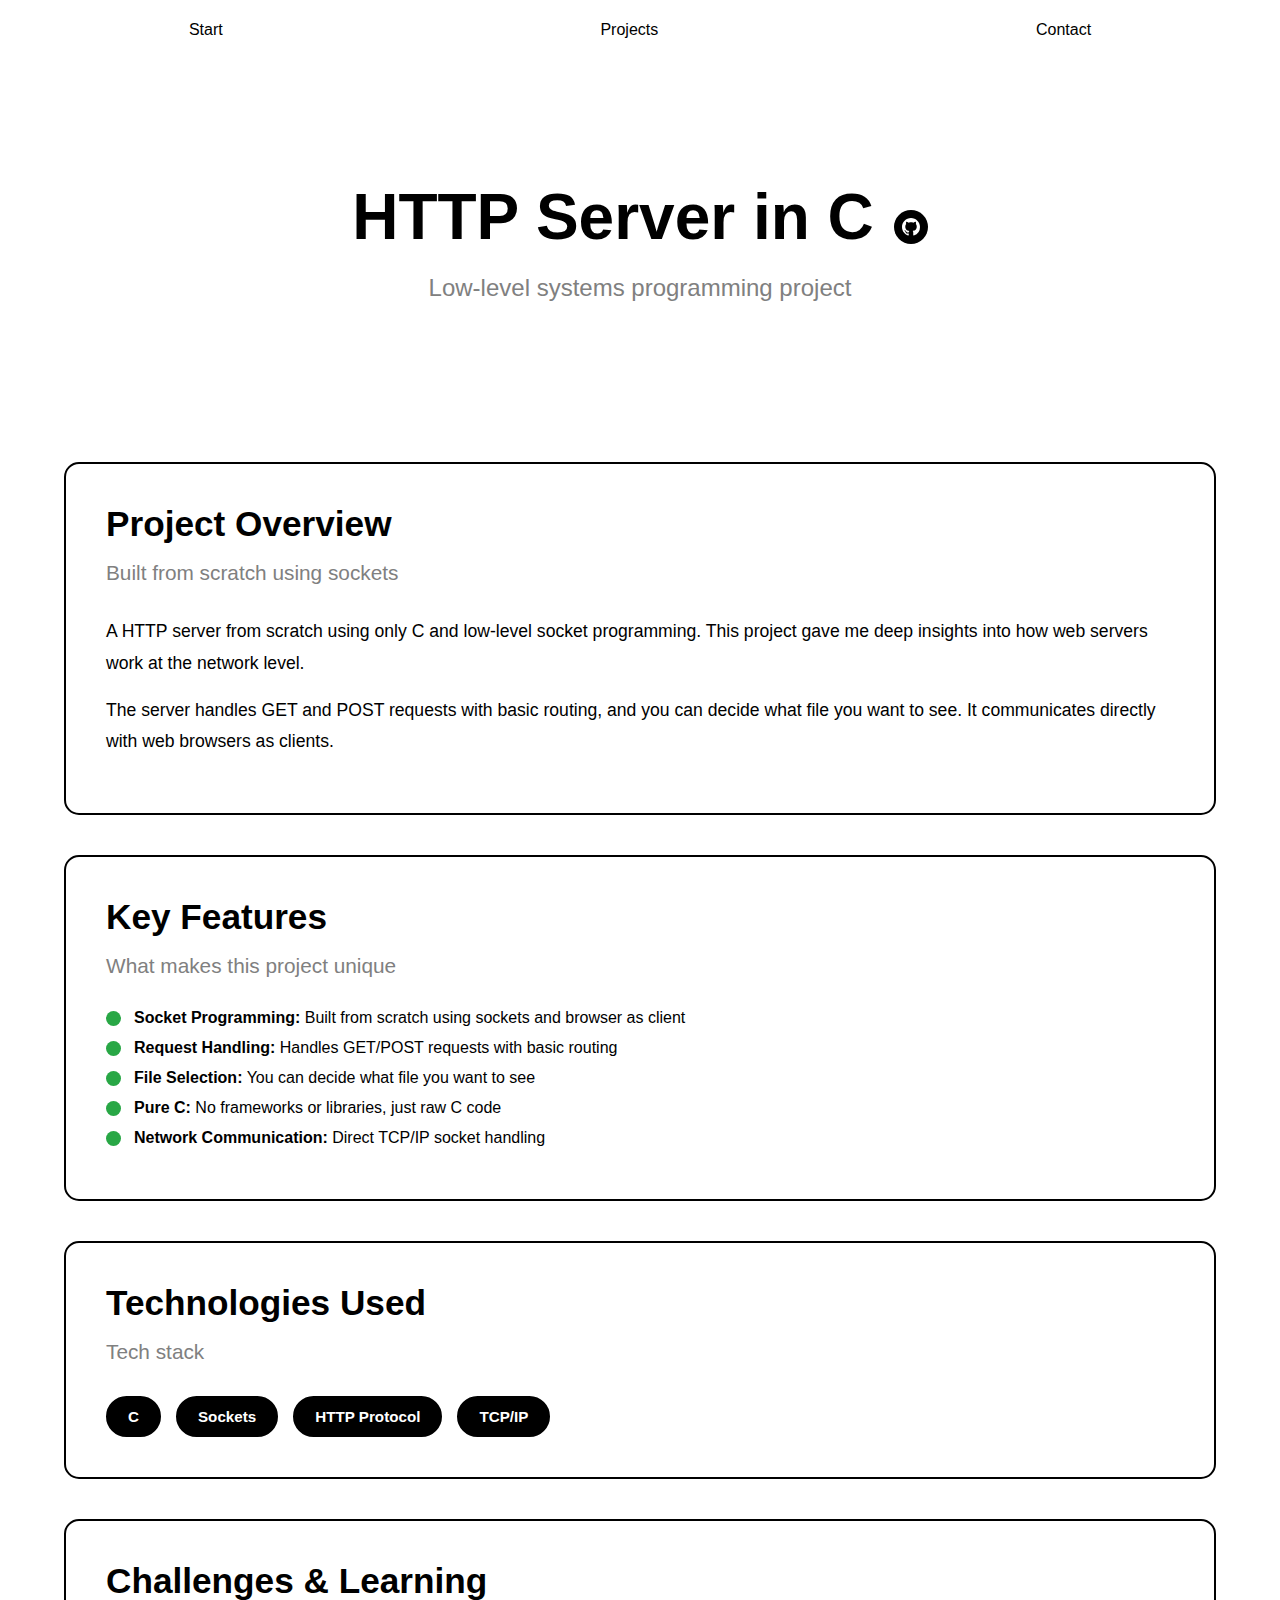
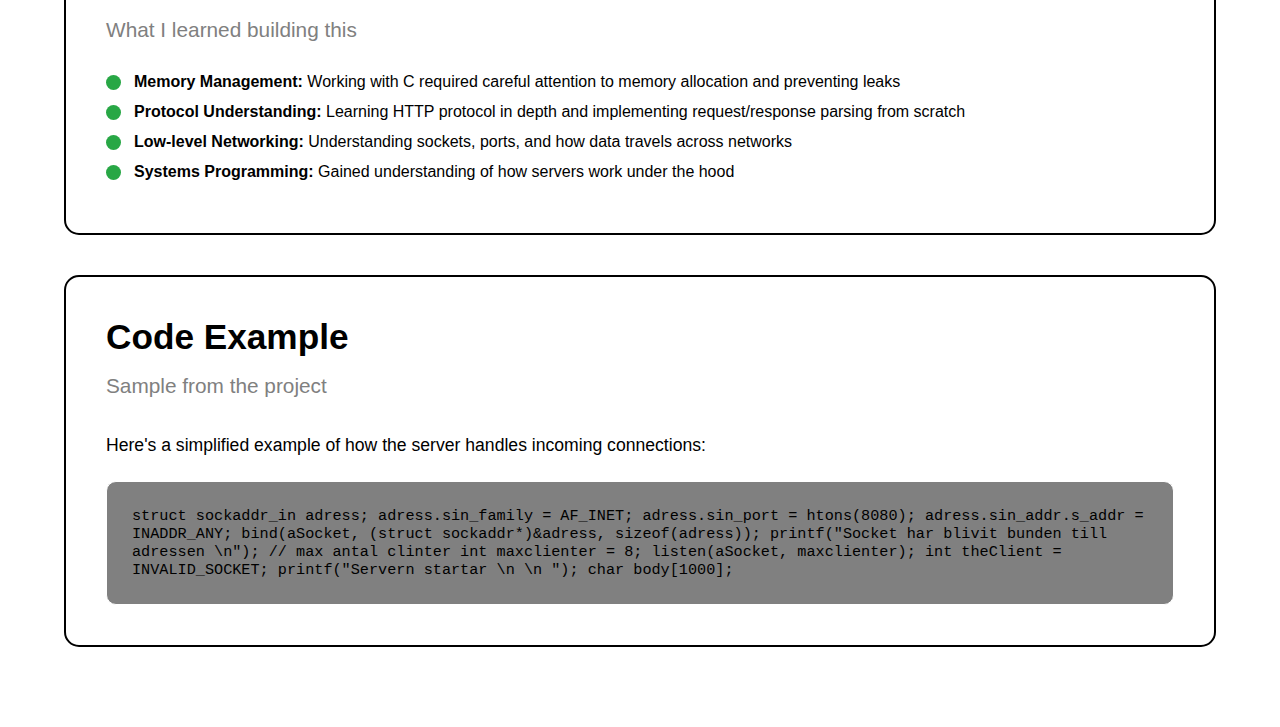
<file: C-projekt.html>
<!DOCTYPE html>
<html lang="en">
<head>
    <meta charset="UTF-8">
    <meta name="viewport" content="width=device-width, initial-scale=1.0">
   
    <link rel="stylesheet" href="projekt.css">
    <title>HTTP Server in C - Carl's Portfolio</title>
</head>
<body>
    <header>
        <a href="index.html" class="navigation">Start</a>
        <a href="index.html#incsec" class="navigation selected">Projects</a>
        <a href="index.html#form" class="navigation">Contact</a>
    </header>

    <div class="project-container">
        <!-- Hero Section -->
        <div class="project-hero">
            <div class="title-with-github">
                <h1>HTTP Server in C</h1>
                <a href="https://github.com/Fransic-Bacon/C/blob/main/C/GetPostServer/GetPostServer/GetPostServer.c" 
                   class="gh-icon-only pulse" 
                   target="_blank" 
                   rel="noopener noreferrer" 
                   aria-label="View GitHub Repository">
                    <svg viewBox="0 0 16 16" aria-hidden="true">
                        <path fill-rule="evenodd" clip-rule="evenodd"
                            d="M8 0C3.58 0 0 3.58 0 8c0 3.54 2.29 6.53 5.47 7.59.4.07.55-.17.55-.38 0-.19-.01-.82-.01-1.49-2.01.37-2.53-.49-2.69-.94-.09-.23-.48-.94-.82-1.13-.28-.15-.68-.52-.01-.53.63-.01 1.08.58 1.23.82.72 1.21 1.87.87 2.33.66.07-.52.28-.87.51-1.07-1.78-.2-3.64-.89-3.64-3.95 0-.87.31-1.59.82-2.15-.08-.2-.36-1.02.08-2.12 0 0 .67-.21 2.2.82.64-.18 1.32-.27 2-.27.68 0 1.36.09 2 .27 1.53-1.04 2.2-.82 2.2-.82.44 1.1.16 1.92.08 2.12.51.56.82 1.27.82 2.15 0 3.07-1.87 3.75-3.65 3.95.29.25.54.73.54 1.48 0 1.07-.01 1.93-.01 2.19 0 .21.15.46.55.38A8.013 8.013 0 0016 8c0-4.42-3.58-8-8-8z" />
                    </svg>
                </a>
            </div>
            <p class="subtitle">Low-level systems programming project</p>
            
           
        </div>

        <!-- Overview -->
        <div class="content-box">
            <h2>Project Overview</h2>
            <p class="subtitle">Built from scratch using sockets</p>
            <p> A HTTP server from scratch using only C and low-level socket programming. This project gave me deep insights into how web servers work at the network level.</p>
            <p>The server handles GET and POST requests with basic routing, and you can decide what file you want to see. It communicates directly with web browsers as clients.</p>
        </div>

        <!-- Key Features -->
        <div class="content-box">
            <h2>Key Features</h2>
            <p class="subtitle">What makes this project unique</p>
            <ul>
                <li><strong>Socket Programming:</strong> Built from scratch using sockets and browser as client</li>
                <li><strong>Request Handling:</strong> Handles GET/POST requests with basic routing</li>
                <li><strong>File Selection:</strong> You can decide what file you want to see</li>
                <li><strong>Pure C:</strong> No frameworks or libraries, just raw C code</li>
                <li><strong>Network Communication:</strong> Direct TCP/IP socket handling</li>
            </ul>
        </div>

        <!-- Technologies -->
        <div class="content-box">
            <h2>Technologies Used</h2>
            <p class="subtitle">Tech stack</p>
            <div class="tech-stack">
                <span class="tech-badge">C</span>
                <span class="tech-badge">Sockets</span>
                <span class="tech-badge">HTTP Protocol</span>
                <span class="tech-badge">TCP/IP</span>
            </div>
        </div>

        <!-- Challenges -->
        <div class="content-box">
            <h2>Challenges & Learning</h2>
            <p class="subtitle">What I learned building this</p>
            <ul>
                <li><strong>Memory Management:</strong> Working with C required careful attention to memory allocation and preventing leaks</li>
                <li><strong>Protocol Understanding:</strong> Learning HTTP protocol in depth and implementing request/response parsing from scratch</li>
                <li><strong>Low-level Networking:</strong> Understanding sockets, ports, and how data travels across networks</li>
                <li><strong>Systems Programming:</strong> Gained understanding of how servers work under the hood</li>
            </ul>
        </div>

        <!-- Code Example -->
        <div class="content-box">
            <h2>Code Example</h2>
            <p class="subtitle">Sample from the project</p>
            <p>Here's a simplified example of how the server handles incoming connections:</p>
            <div class="code-block">

                
	struct sockaddr_in adress;

	adress.sin_family = AF_INET;
	adress.sin_port = htons(8080);
	adress.sin_addr.s_addr = INADDR_ANY;

	bind(aSocket, (struct sockaddr*)&adress, sizeof(adress));
	printf("Socket har blivit bunden till adressen \n");


	// max antal clinter
	int maxclienter = 8;
	listen(aSocket, maxclienter);

	int theClient = INVALID_SOCKET;

	printf("Servern startar \n \n ");

	char body[1000];



            </div>
        </div>
    </div>
</body>
</html>
</file>
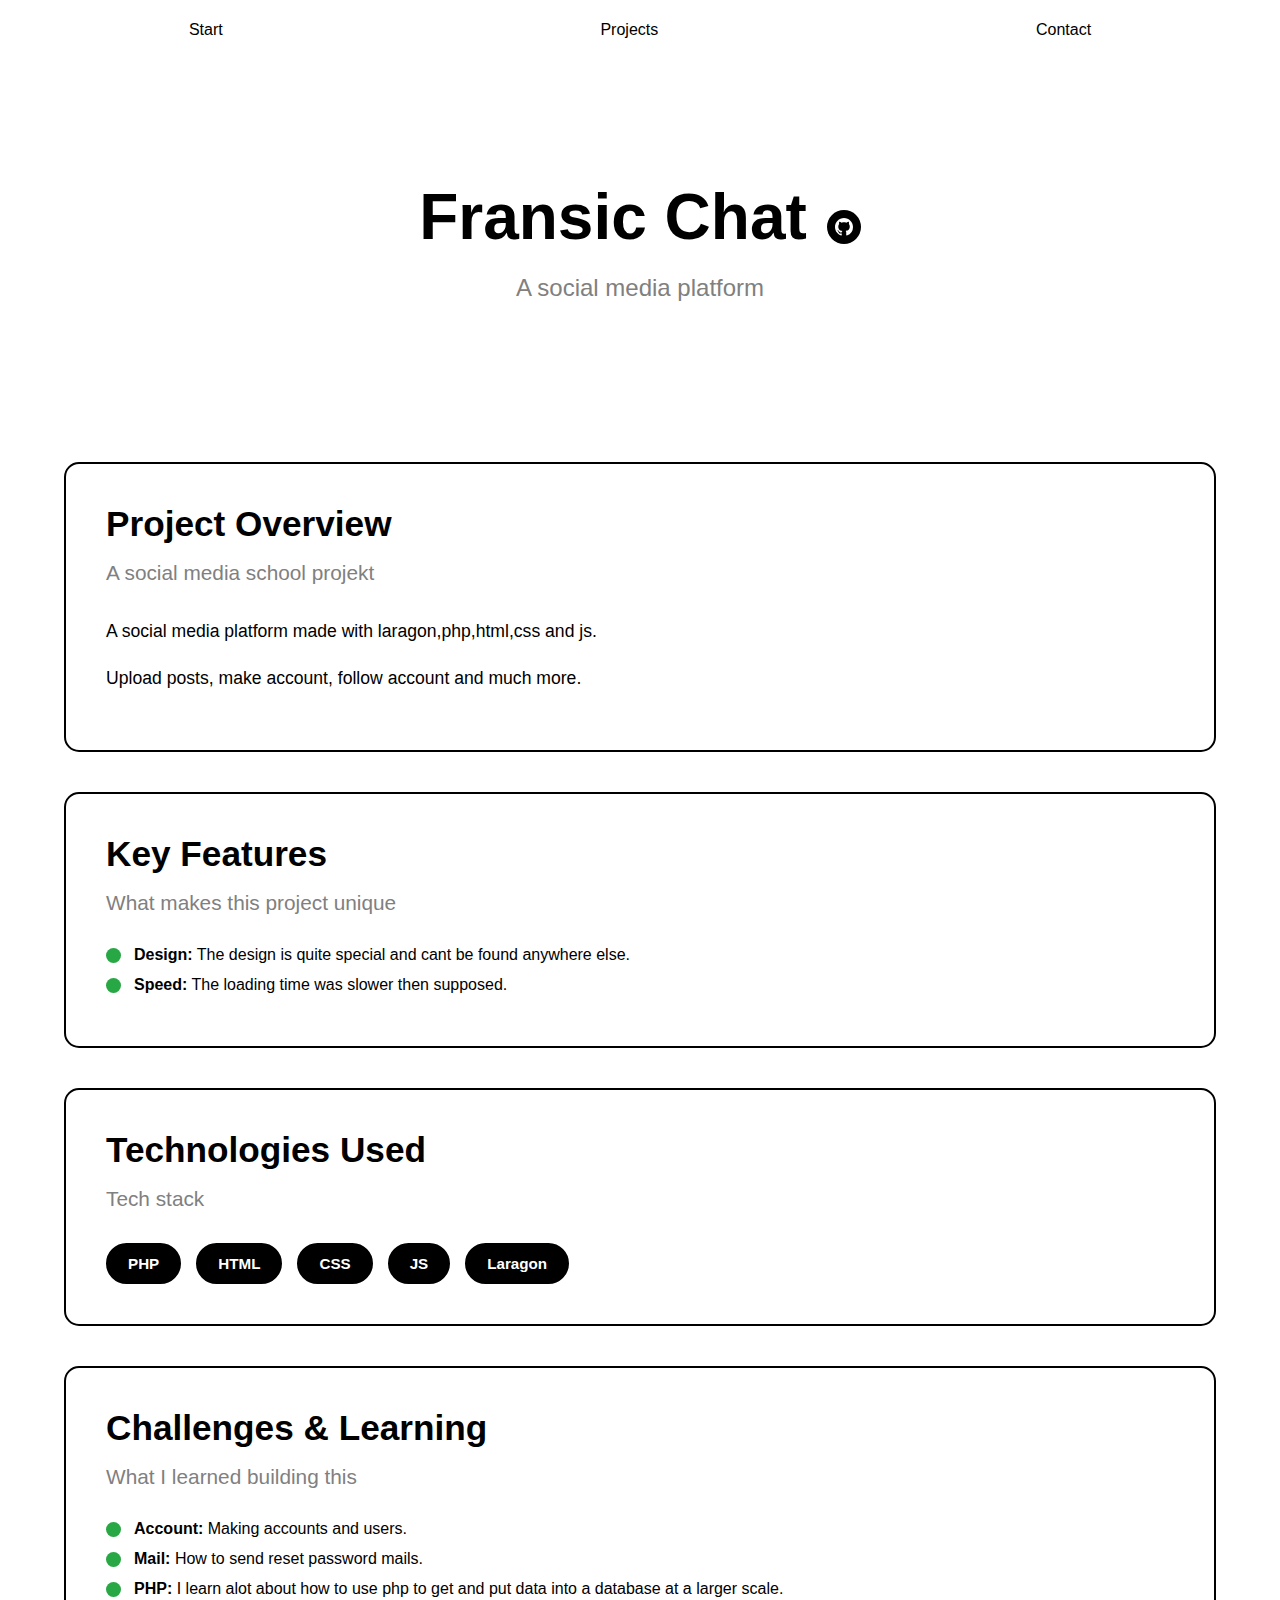
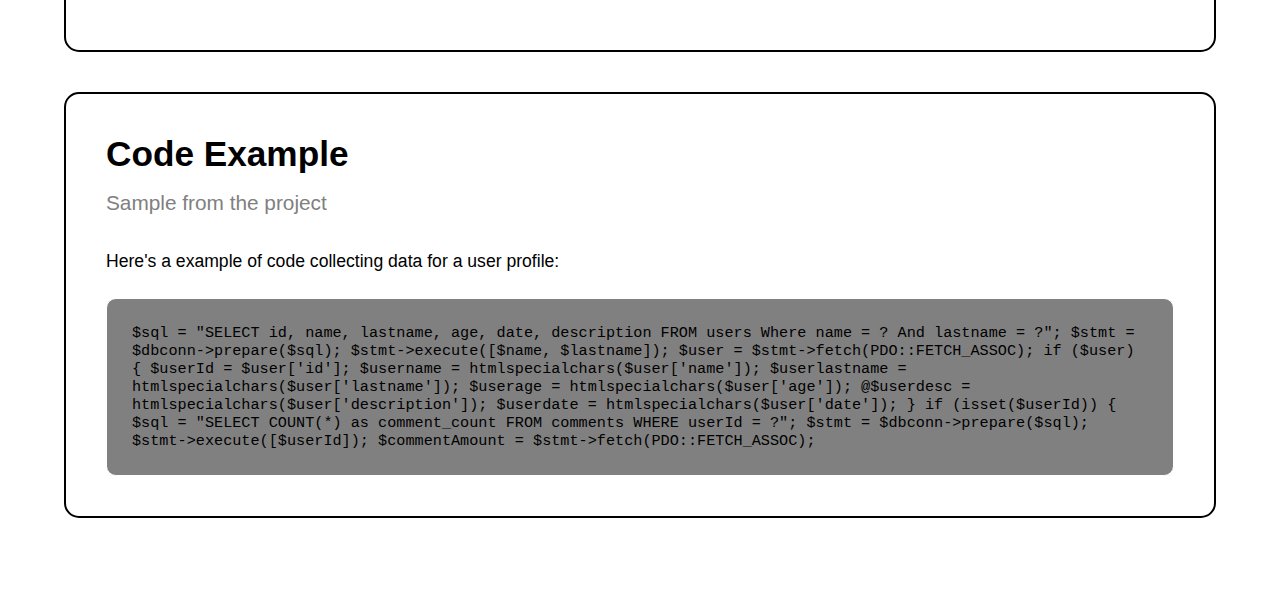
<file: Fransic-chat-projekt.html>
<!DOCTYPE html>
<html lang="en">
<head>
    <meta charset="UTF-8">
    <meta name="viewport" content="width=device-width, initial-scale=1.0">
   
    <link rel="stylesheet" href="projekt.css">
    <title>Fransic Chat - Carl's Portfolio</title>
</head>
<body>
    <header>
        <a href="index.html" class="navigation">Start</a>
        <a href="index.html#incsec" class="navigation selected">Projects</a>
        <a href="index.html#form" class="navigation">Contact</a>
    </header>

    <div class="project-container">
        <!-- Hero Section -->
        <div class="project-hero">
            <div class="title-with-github">
                <h1>Fransic Chat</h1>
                <a href="https://github.com/Carl-beep-cloud/Fransic-chat" 
                   class="gh-icon-only pulse" 
                   target="_blank" 
                   rel="noopener noreferrer" 
                   aria-label="View GitHub Repository">
                    <svg viewBox="0 0 16 16" aria-hidden="true">
                        <path fill-rule="evenodd" clip-rule="evenodd"
                            d="M8 0C3.58 0 0 3.58 0 8c0 3.54 2.29 6.53 5.47 7.59.4.07.55-.17.55-.38 0-.19-.01-.82-.01-1.49-2.01.37-2.53-.49-2.69-.94-.09-.23-.48-.94-.82-1.13-.28-.15-.68-.52-.01-.53.63-.01 1.08.58 1.23.82.72 1.21 1.87.87 2.33.66.07-.52.28-.87.51-1.07-1.78-.2-3.64-.89-3.64-3.95 0-.87.31-1.59.82-2.15-.08-.2-.36-1.02.08-2.12 0 0 .67-.21 2.2.82.64-.18 1.32-.27 2-.27.68 0 1.36.09 2 .27 1.53-1.04 2.2-.82 2.2-.82.44 1.1.16 1.92.08 2.12.51.56.82 1.27.82 2.15 0 3.07-1.87 3.75-3.65 3.95.29.25.54.73.54 1.48 0 1.07-.01 1.93-.01 2.19 0 .21.15.46.55.38A8.013 8.013 0 0016 8c0-4.42-3.58-8-8-8z" />
                    </svg>
                </a>
            </div>
            <p class="subtitle">A social media platform</p>
            
           
        </div>

        <!-- Overview -->
        <div class="content-box">
            <h2>Project Overview</h2>
            <p class="subtitle">A social media school projekt</p>
            <p>A social media platform made with laragon,php,html,css and js.</p>
            <p>Upload posts, make account, follow account and much more.</p>
        </div>

        <!-- Key Features -->
        <div class="content-box">
            <h2>Key Features</h2>
            <p class="subtitle">What makes this project unique</p>
            <ul>
                <li><strong>Design:</strong> The design is quite special and cant be found anywhere else.</li>
                <li><strong>Speed:</strong> The loading time was slower then supposed.</li>
                
            </ul>
        </div>

        <!-- Technologies -->
        <div class="content-box">
            <h2>Technologies Used</h2>
            <p class="subtitle">Tech stack</p>
            <div class="tech-stack">
                <span class="tech-badge">PHP</span>
                <span class="tech-badge">HTML</span>
                <span class="tech-badge">CSS</span>
                <span class="tech-badge">JS</span>
                <span class="tech-badge">Laragon</span>
            </div>
        </div>

        <!-- Challenges -->
        <div class="content-box">
            <h2>Challenges & Learning</h2>
            <p class="subtitle">What I learned building this</p>
            <ul>
                <li><strong>Account:</strong> Making accounts and users.</li>
                <li><strong>Mail:</strong> How to send reset password mails. </li>
                <li><strong>PHP:</strong> I learn alot about how to use php to get and put data into a database at a larger scale.</li>
               
            </ul>
        </div>

        <!-- Code Example -->
        <div class="content-box">
            <h2>Code Example</h2>
            <p class="subtitle">Sample from the project</p>
            <p>Here's a example of code collecting data for a user profile:</p>
            <div class="code-block">

                
$sql = "SELECT id, name, lastname, age, date, description FROM users Where name = ? And lastname = ?";
$stmt = $dbconn->prepare($sql);
$stmt->execute([$name, $lastname]);
$user = $stmt->fetch(PDO::FETCH_ASSOC);

if ($user) {
    $userId = $user['id'];
    $username = htmlspecialchars($user['name']);
    $userlastname = htmlspecialchars($user['lastname']);
    $userage = htmlspecialchars($user['age']);

    @$userdesc = htmlspecialchars($user['description']);
    $userdate = htmlspecialchars($user['date']);
}



if (isset($userId)) {
    $sql = "SELECT COUNT(*) as comment_count FROM comments WHERE userId = ?";
    $stmt = $dbconn->prepare($sql);
    $stmt->execute([$userId]);
    $commentAmount = $stmt->fetch(PDO::FETCH_ASSOC);
                


            </div>
        </div>
    </div>
</body>
</html>
</file>
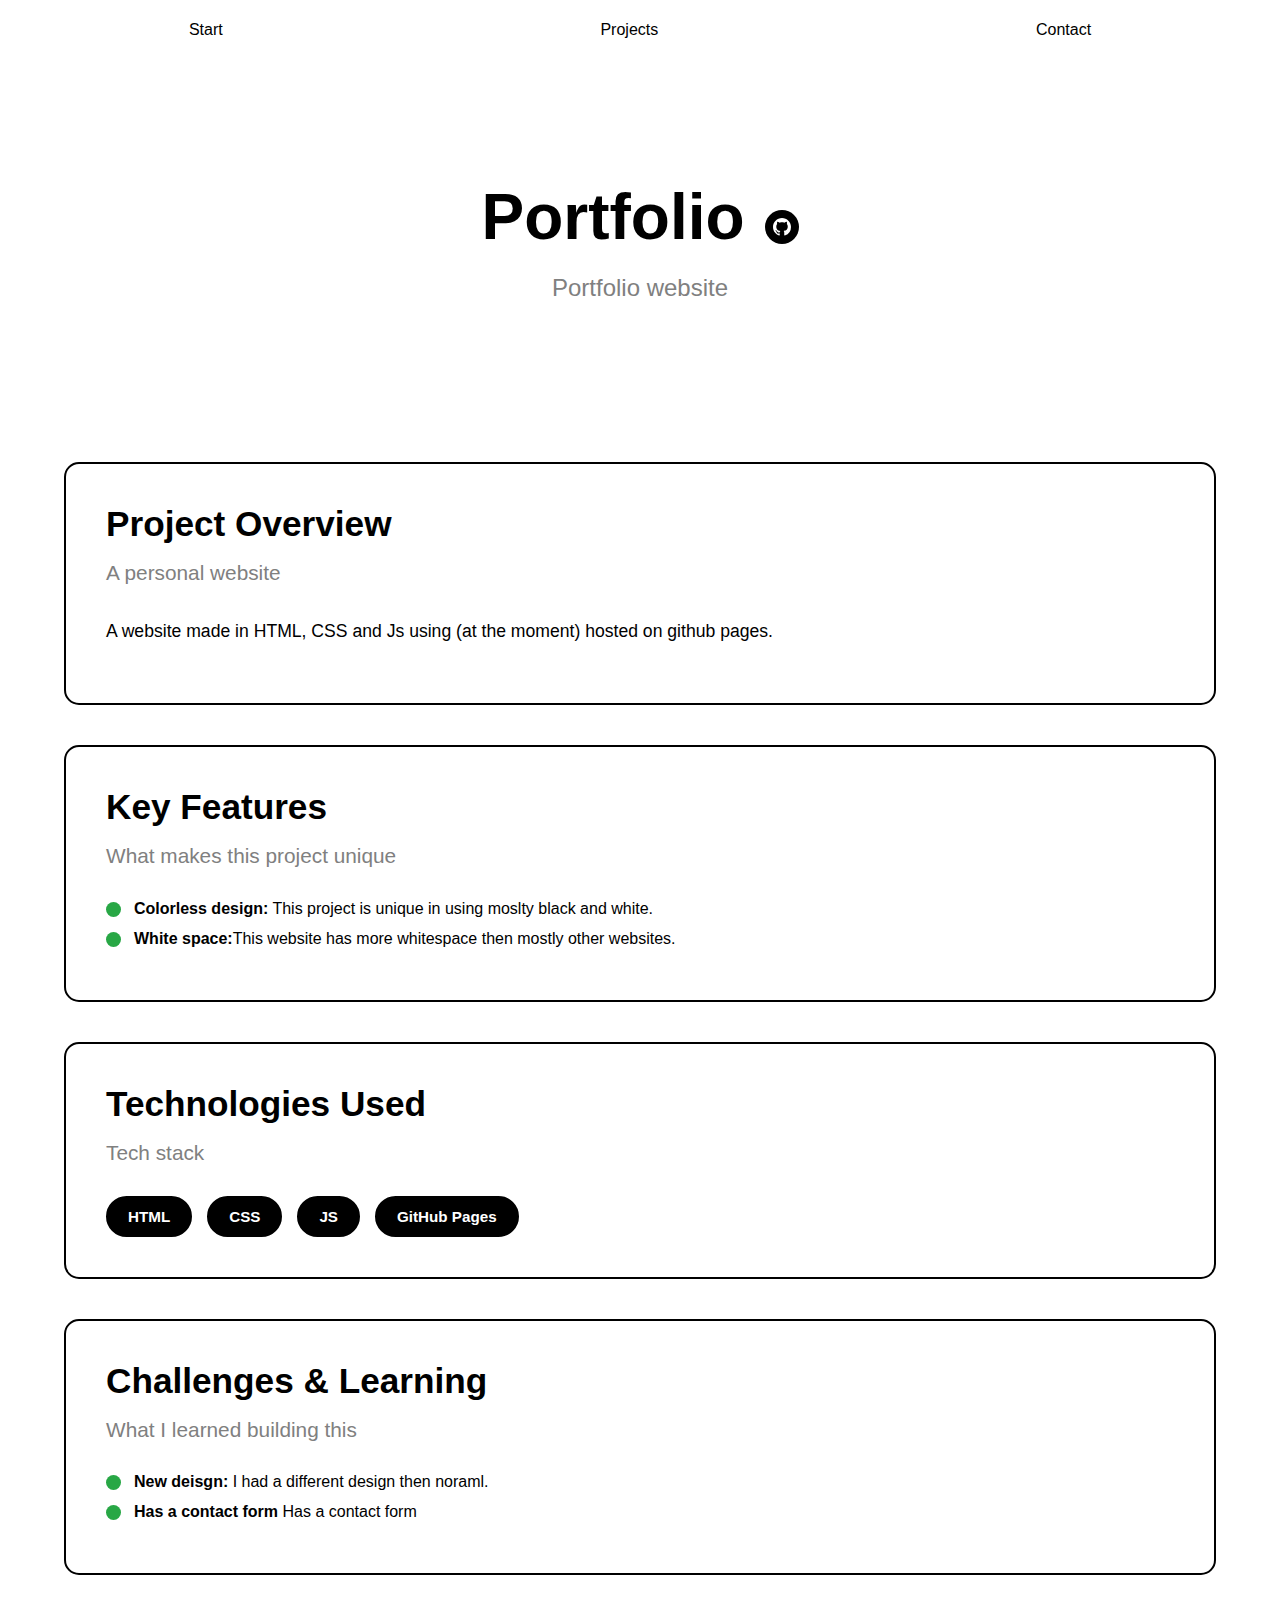
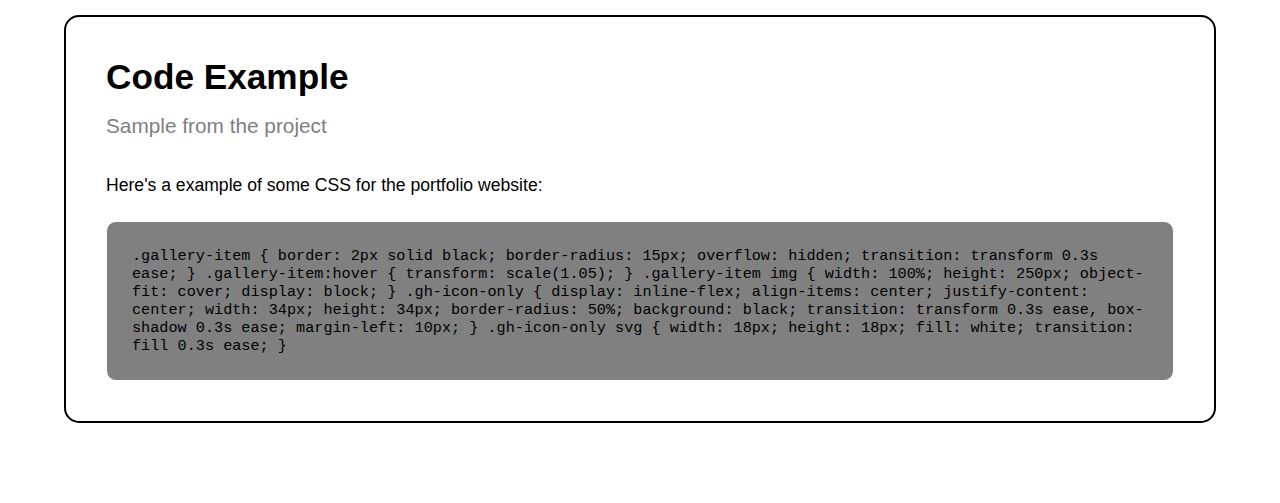
<file: Portfolio-projekt.html>
<!DOCTYPE html>
<html lang="en">
<head>
    <meta charset="UTF-8">
    <meta name="viewport" content="width=device-width, initial-scale=1.0">
   
    <link rel="stylesheet" href="projekt.css">
    <title>Portfolio - Carl's Portfolio</title>
</head>
<body>
    <header>
        <a href="index.html" class="navigation">Start</a>
        <a href="index.html#incsec" class="navigation selected">Projects</a>
        <a href="index.html#form" class="navigation">Contact</a>
    </header>

    <div class="project-container">
        <!-- Hero Section -->
        <div class="project-hero">
            <div class="title-with-github">
                <h1>Portfolio</h1>
                <a href="https://github.com/Carl-beep-cloud/Portfolio" 
                   class="gh-icon-only pulse" 
                   target="_blank" 
                   rel="noopener noreferrer" 
                   aria-label="View GitHub Repository">
                    <svg viewBox="0 0 16 16" aria-hidden="true">
                        <path fill-rule="evenodd" clip-rule="evenodd"
                            d="M8 0C3.58 0 0 3.58 0 8c0 3.54 2.29 6.53 5.47 7.59.4.07.55-.17.55-.38 0-.19-.01-.82-.01-1.49-2.01.37-2.53-.49-2.69-.94-.09-.23-.48-.94-.82-1.13-.28-.15-.68-.52-.01-.53.63-.01 1.08.58 1.23.82.72 1.21 1.87.87 2.33.66.07-.52.28-.87.51-1.07-1.78-.2-3.64-.89-3.64-3.95 0-.87.31-1.59.82-2.15-.08-.2-.36-1.02.08-2.12 0 0 .67-.21 2.2.82.64-.18 1.32-.27 2-.27.68 0 1.36.09 2 .27 1.53-1.04 2.2-.82 2.2-.82.44 1.1.16 1.92.08 2.12.51.56.82 1.27.82 2.15 0 3.07-1.87 3.75-3.65 3.95.29.25.54.73.54 1.48 0 1.07-.01 1.93-.01 2.19 0 .21.15.46.55.38A8.013 8.013 0 0016 8c0-4.42-3.58-8-8-8z" />
                    </svg>
                </a>
            </div>
            <p class="subtitle">Portfolio website</p>
            
           
        </div>

        <!-- Overview -->
        <div class="content-box">
            <h2>Project Overview</h2>
            <p class="subtitle">A personal website</p>
            <p>A website made in HTML, CSS and Js using (at the moment) hosted on github pages.</p>
            <p> </p>
        </div>

        <!-- Key Features -->
        <div class="content-box">
            <h2>Key Features</h2>
            <p class="subtitle">What makes this project unique</p>
            <ul>
                <li><strong>Colorless design:</strong> This project is unique in using moslty black and white.</li>
                <li><strong>White space:</strong>This website has more whitespace then mostly other websites.</li>
                
            </ul>
        </div>

        <!-- Technologies -->
        <div class="content-box">
            <h2>Technologies Used</h2>
            <p class="subtitle">Tech stack</p>
            <div class="tech-stack">
                <span class="tech-badge">HTML</span>
                <span class="tech-badge">CSS</span>
                <span class="tech-badge">JS</span>
                <span class="tech-badge">GitHub Pages</span>
            </div>
        </div>

        <!-- Challenges -->
        <div class="content-box">
            <h2>Challenges & Learning</h2>
            <p class="subtitle">What I learned building this</p>
            <ul>
                <li><strong>New deisgn:</strong> I had a different design then noraml.</li>
                <li><strong>Has a contact form</strong> Has a contact form</li>

            </ul>
        </div>

        <!-- Code Example -->
        <div class="content-box">
            <h2>Code Example</h2>
            <p class="subtitle">Sample from the project</p>
            <p>Here's a example of some CSS for the portfolio website:</p>
            <div class="code-block">

            

.gallery-item {
    border: 2px solid black;
    border-radius: 15px;
    overflow: hidden;
    transition: transform 0.3s ease;
}

.gallery-item:hover {
    transform: scale(1.05);
}

.gallery-item img {
    width: 100%;
    height: 250px;
    object-fit: cover;
    display: block;
}


.gh-icon-only {
    display: inline-flex;
    align-items: center;
    justify-content: center;
    width: 34px;
    height: 34px;
    border-radius: 50%;
    background: black;
    transition: transform 0.3s ease, box-shadow 0.3s ease;
    margin-left: 10px;
}

.gh-icon-only svg {
    width: 18px;
    height: 18px;
    fill: white;
    transition: fill 0.3s ease;
}




                

            </div>
        </div>
    </div>
</body>
</html>
</file>
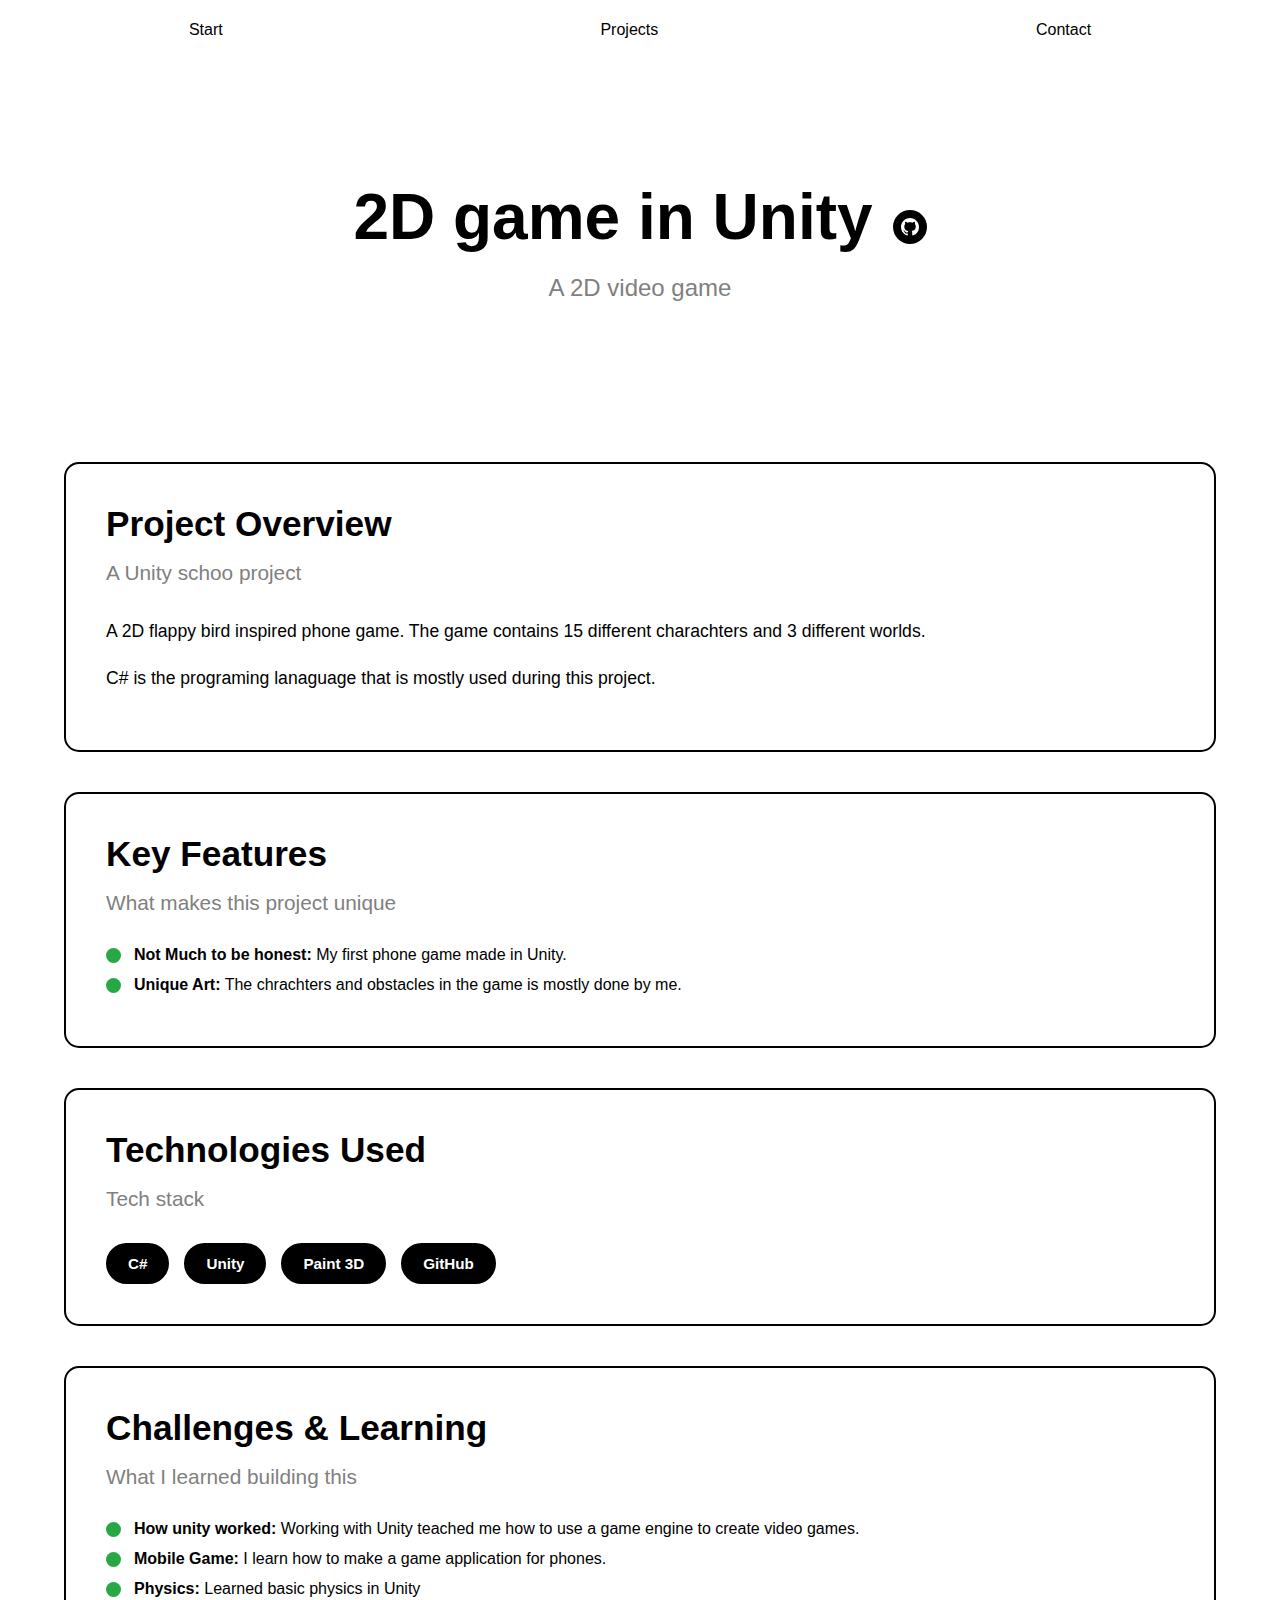
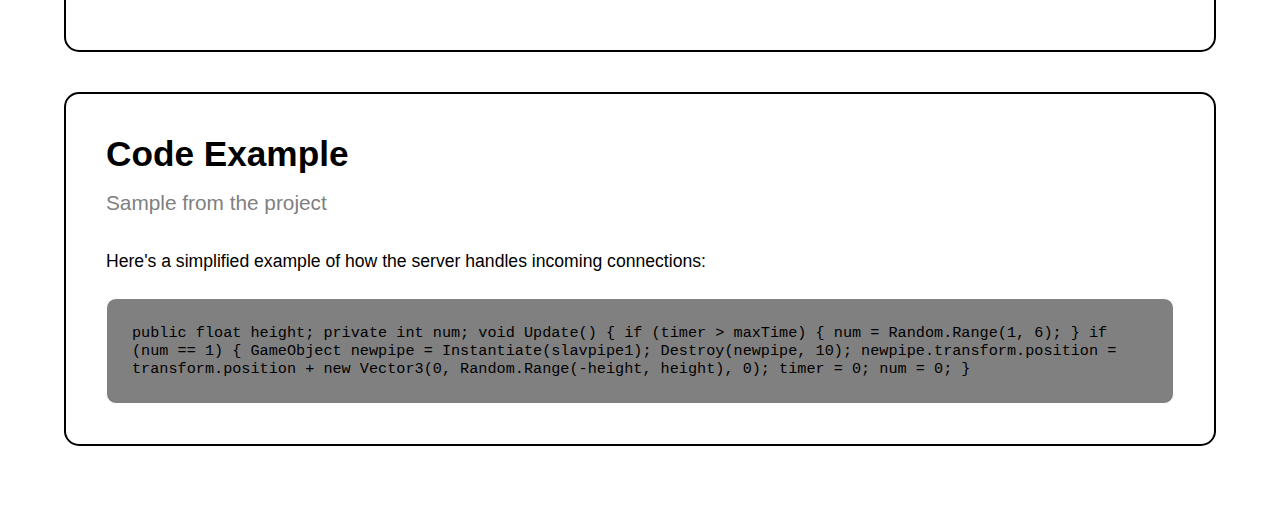
<file: Unity-projekt.html>
<!DOCTYPE html>
<html lang="en">
<head>
    <meta charset="UTF-8">
    <meta name="viewport" content="width=device-width, initial-scale=1.0">
   
    <link rel="stylesheet" href="projekt.css">
    <title>Unity 2D game - Carl's Portfolio</title>
</head>
<body>
    <header>
        <a href="index.html" class="navigation">Start</a>
        <a href="index.html#incsec" class="navigation selected">Projects</a>
        <a href="index.html#form" class="navigation">Contact</a>
    </header>

    <div class="project-container">
        <!-- Hero Section -->
        <div class="project-hero">
            <div class="title-with-github">
                <h1>2D game in Unity</h1>
                <a href="https://github.com/Fransic-Bacon/Flappy-Fransic-Mobile-ny-Version" 
                   class="gh-icon-only pulse" 
                   target="_blank" 
                   rel="noopener noreferrer" 
                   aria-label="View GitHub Repository">
                    <svg viewBox="0 0 16 16" aria-hidden="true">
                        <path fill-rule="evenodd" clip-rule="evenodd"
                            d="M8 0C3.58 0 0 3.58 0 8c0 3.54 2.29 6.53 5.47 7.59.4.07.55-.17.55-.38 0-.19-.01-.82-.01-1.49-2.01.37-2.53-.49-2.69-.94-.09-.23-.48-.94-.82-1.13-.28-.15-.68-.52-.01-.53.63-.01 1.08.58 1.23.82.72 1.21 1.87.87 2.33.66.07-.52.28-.87.51-1.07-1.78-.2-3.64-.89-3.64-3.95 0-.87.31-1.59.82-2.15-.08-.2-.36-1.02.08-2.12 0 0 .67-.21 2.2.82.64-.18 1.32-.27 2-.27.68 0 1.36.09 2 .27 1.53-1.04 2.2-.82 2.2-.82.44 1.1.16 1.92.08 2.12.51.56.82 1.27.82 2.15 0 3.07-1.87 3.75-3.65 3.95.29.25.54.73.54 1.48 0 1.07-.01 1.93-.01 2.19 0 .21.15.46.55.38A8.013 8.013 0 0016 8c0-4.42-3.58-8-8-8z" />
                    </svg>
                </a>
            </div>
            <p class="subtitle">A 2D video game</p>
            
           
        </div>

        <!-- Overview -->
        <div class="content-box">
            <h2>Project Overview</h2>
            <p class="subtitle">A Unity schoo project</p>
            <p>A 2D flappy bird inspired phone game. The game contains 15 different charachters and 3 different worlds.</p>
            <p>C# is the programing lanaguage that is mostly used during this project.</p>
        </div>

        <!-- Key Features -->
        <div class="content-box">
            <h2>Key Features</h2>
            <p class="subtitle">What makes this project unique</p>
            <ul>
                <li><strong>Not Much to be honest:</strong> My first phone game made in Unity.</li>
                <li><strong>Unique Art:</strong> The chrachters and obstacles in the game is mostly done by me.</li>
                
            </ul>
        </div>

        <!-- Technologies -->
        <div class="content-box">
            <h2>Technologies Used</h2>
            <p class="subtitle">Tech stack</p>
            <div class="tech-stack">
                <span class="tech-badge">C#</span>
                <span class="tech-badge">Unity</span>
                <span class="tech-badge">Paint 3D</span>
                <span class="tech-badge">GitHub</span>
            </div>
        </div>

        <!-- Challenges -->
        <div class="content-box">
            <h2>Challenges & Learning</h2>
            <p class="subtitle">What I learned building this</p>
            <ul>
                <li><strong>How unity worked:</strong> Working with Unity teached me how to use a game engine to create video games.</li>
                <li><strong>Mobile Game:</strong> I learn how to make a game application for phones. </li>
                <li><strong>Physics:</strong> Learned basic physics in Unity</li>
               
            </ul>
        </div>

        <!-- Code Example -->
        <div class="content-box">
            <h2>Code Example</h2>
            <p class="subtitle">Sample from the project</p>
            <p>Here's a simplified example of how the server handles incoming connections:</p>
            <div class="code-block">

                public float height;

                private int num;
            
            
                void Update()
                {
                   
            
                     if (timer > maxTime) 
                    {
                        num = Random.Range(1, 6);
                    }
            
                    if (num == 1)
                    {
                        GameObject newpipe = Instantiate(slavpipe1); Destroy(newpipe, 10);
                        newpipe.transform.position = transform.position + new Vector3(0, Random.Range(-height, height), 0);
                        timer = 0;
                        num = 0;
                    }
            
                

            </div>
        </div>
    </div>
</body>
</html>
</file>
<file: projekt.css>
* {
    margin: 0;
    padding: 0;
    box-sizing: border-box;
}

body {
    font-family: 'Arial', sans-serif;
    background-color: white;
    color: black;
    overflow-x: hidden;
}

/* Header - matching your original */
header {
    position: fixed;
    top: 0;
    left: 0;
    width: 100%;
    height: 60px;
    background: white;
    display: flex;
    align-items: center;
    justify-content: space-around;
    z-index: 1000;
}

.navigation {
    text-decoration: none;
    color: black;
    padding: 8px 16px;
    border: 2px solid transparent;
    transition: all 0.3s ease;
    display: inline-block;
  }
  
  .navigation:hover {
    text-decoration: none;
    color: black;
    background-color: white;
    border: 2px solid black;
    transform: translateY(-2px);
    box-shadow: 0 4px 8px rgba(0, 0, 0, 0.1);
  }
  

.selected {
    text-decoration: underline white solid 2px;
}

/* Main container */
.project-container {
    margin-top: 80px;
    padding: 40px 5%;
}

/* Hero section */
.project-hero {
    text-align: center;
    padding: 60px 20px;
    margin-bottom: 60px;
}

.project-hero h1 {
    font-size: 4em;
    font-weight: bold;
    margin-bottom: 20px;
    color: black;
}

.project-hero .subtitle {
    font-size: 1.5em;
    color: grey;
    margin-bottom: 40px;
}

/* Action buttons - matching your button style */
.project-actions {
    display: flex;
    justify-content: center;
    gap: 20px;
    flex-wrap: wrap;
    margin-bottom: 40px;
}

.button-57 {
    position: relative;
    overflow: hidden;
    border: 1px solid black;
    color: black;
    display: inline-block;
    font-size: 15px;
    line-height: 15px;
    padding: 18px 18px 17px;
    text-decoration: none;
    cursor: pointer;
    background: black;
    user-select: none;
    -webkit-user-select: none;
    touch-action: manipulation;
}

.button-57 span:first-child {
    position: relative;
    transition: color 600ms cubic-bezier(0.48, 0, 0.12, 1);
    z-index: 10;
}

.button-57 span:last-child {
    color: black;
    display: block;
    position: absolute;
    bottom: 0;
    transition: all 500ms cubic-bezier(0.48, 0, 0.12, 1);
    z-index: 100;
    opacity: 0;
    top: 50%;
    left: 50%;
    transform: translateY(225%) translateX(-50%);
    height: 14px;
    line-height: 13px;
}

.button-57:after {
    content: "";
    position: absolute;
    bottom: -50%;
    left: 0;
    width: 100%;
    height: 100%;
    background-color: black;
    transform-origin: bottom center;
    transition: transform 600ms cubic-bezier(0.48, 0, 0.12, 1);
    transform: skewY(9.3deg) scaleY(0);
    z-index: 50;
}

.button-57:hover:after {
    transform-origin: bottom center;
    transform: skewY(9.3deg) scaleY(2);
}

.button-57:hover span:last-child {
    transform: translateX(-50%) translateY(-100%);
    opacity: 1;
    transition: all 900ms cubic-bezier(0.48, 0, 0.12, 1);
}

/* Content box - matching your portfolio boxes */
.content-box {
    border: 2px solid black;
    border-radius: 15px;
    padding: 40px;
    margin-bottom: 40px;
    background-color: white;
}

.content-box h2 {
    font-size: 2.2em;
    font-weight: bold;
    margin-bottom: 10px;
    color: black;
}

.content-box .subtitle {
    font-size: 1.3em;
    font-weight: normal;
    margin-bottom: 25px;
    color: grey;
}

.content-box p {
    font-size: 1.1em;
    line-height: 1.8;
    color: black;
    margin-bottom: 15px;
}

/* List styling - matching your original */
.content-box ul {
    list-style: none;
    padding-left: 0;
    margin-top: 20px;
}

.content-box ul li {
    padding-left: 28px;
    position: relative;
    margin-bottom: 12px;
    font-size: 1em;
    color: black;
}

.content-box ul li::before {
    content: '';
    position: absolute;
    left: 0;
    top: 2px;
    width: 15px;
    height: 15px;
    background-color: #28a745;
    border-radius: 50%;
}

/* Tech stack badges */
.tech-stack {
    display: flex;
    flex-wrap: wrap;
    gap: 15px;
    margin-top: 20px;
}

.tech-badge {
    padding: 10px 20px;
    background: black;
    color: white;
    border: 2px solid black;
    border-radius: 25px;
    font-weight: bold;
    font-size: 0.95em;
    transition: all 0.3s ease;
}

.tech-badge:hover {
    background: white;
    color: black;
    transform: translateY(-2px);
}

/* Code block */
.code-block {
    background: grey;
    border: 1px solid white;
    color: black;
    padding: 25px;
    border-radius: 10px;
    overflow-x: auto;
    margin-top: 20px;
    font-family: 'Courier New', monospace;
    font-size: 0.95em;
}

/* Image gallery */
.image-gallery {
    display: grid;
    grid-template-columns: repeat(auto-fit, minmax(300px, 1fr));
    gap: 20px;
    margin-top: 30px;
}

.gallery-item {
    border: 2px solid black;
    border-radius: 15px;
    overflow: hidden;
    transition: transform 0.3s ease;
}

.gallery-item:hover {
    transform: scale(1.05);
}

.gallery-item img {
    width: 100%;
    height: 250px;
    object-fit: cover;
    display: block;
}

/* GitHub icon - matching your style */
.gh-icon-only {
    display: inline-flex;
    align-items: center;
    justify-content: center;
    width: 34px;
    height: 34px;
    border-radius: 50%;
    background: black;
    transition: transform 0.3s ease, box-shadow 0.3s ease;
    margin-left: 10px;
}

.gh-icon-only svg {
    width: 18px;
    height: 18px;
    fill: white;
    transition: fill 0.3s ease;
}


.gh-icon-only:hover { /*1.1 */
    transform: translateY(-3px) scale(1.6) rotate(-6deg);
    box-shadow: 0 0 15px rgba(139, 92, 246, 0.6), 0 0 30px rgba(6, 182, 212, 0.4);
}

.gh-icon-only:hover svg {
    fill: #8b5cf6;
    /* purple accent on hover */
}

.pulse {
    animation: pulseGlow 2s infinite;
}

@keyframes pulseGlow {
    0% {
        box-shadow: 0 0 10px rgba(40, 167, 69, 0.4), 0 0 18px rgba(72, 187, 120, 0.25);
    }
    50% {
        box-shadow: 0 0 26px rgba(50, 205, 90, 0.9), 0 0 40px rgba(120, 255, 170, 0.6);
    }
    100% {
        box-shadow: 0 0 10px rgba(40, 167, 69, 0.4), 0 0 18px rgba(72, 187, 120, 0.25);
    }
}

.title-with-github {
    display: flex;
    align-items: center;
    justify-content: center;
    gap: 10px;
}

/* Responsive */
@media screen and (max-width: 768px) {
    .project-hero h1 {
        font-size: 2.5em;
    }

    .project-hero .subtitle {
        font-size: 1.2em;
    }

    .content-box {
        padding: 25px;
    }

    .content-box h2 {
        font-size: 1.8em;
    }

    .project-actions {
        flex-direction: column;
        align-items: center;
    }

    .button-57 {
        width: 100%;
        max-width: 300px;
        text-align: center;
    }
}

@media screen and (max-width: 480px) {
    .content-box {
        padding: 20px;
    }

    .project-hero h1 {
        font-size: 2em;
    }
}
</file>
